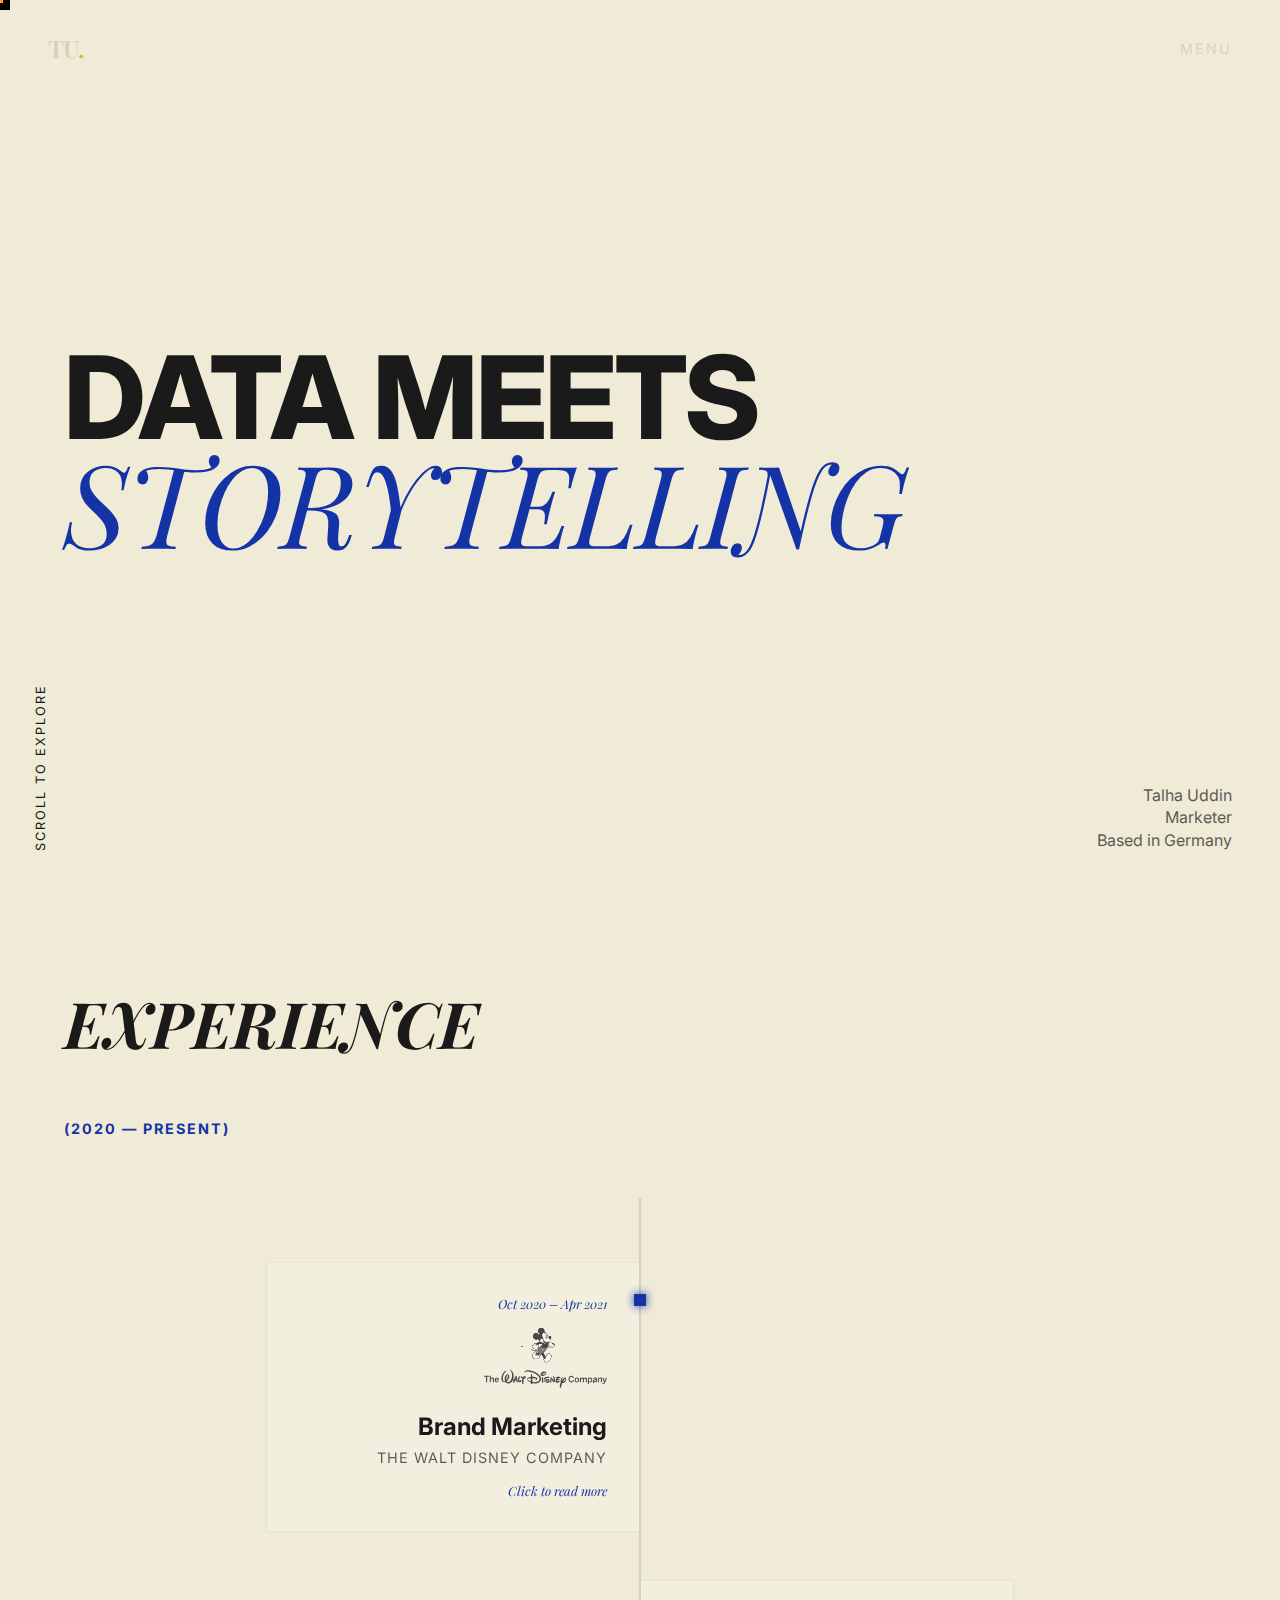
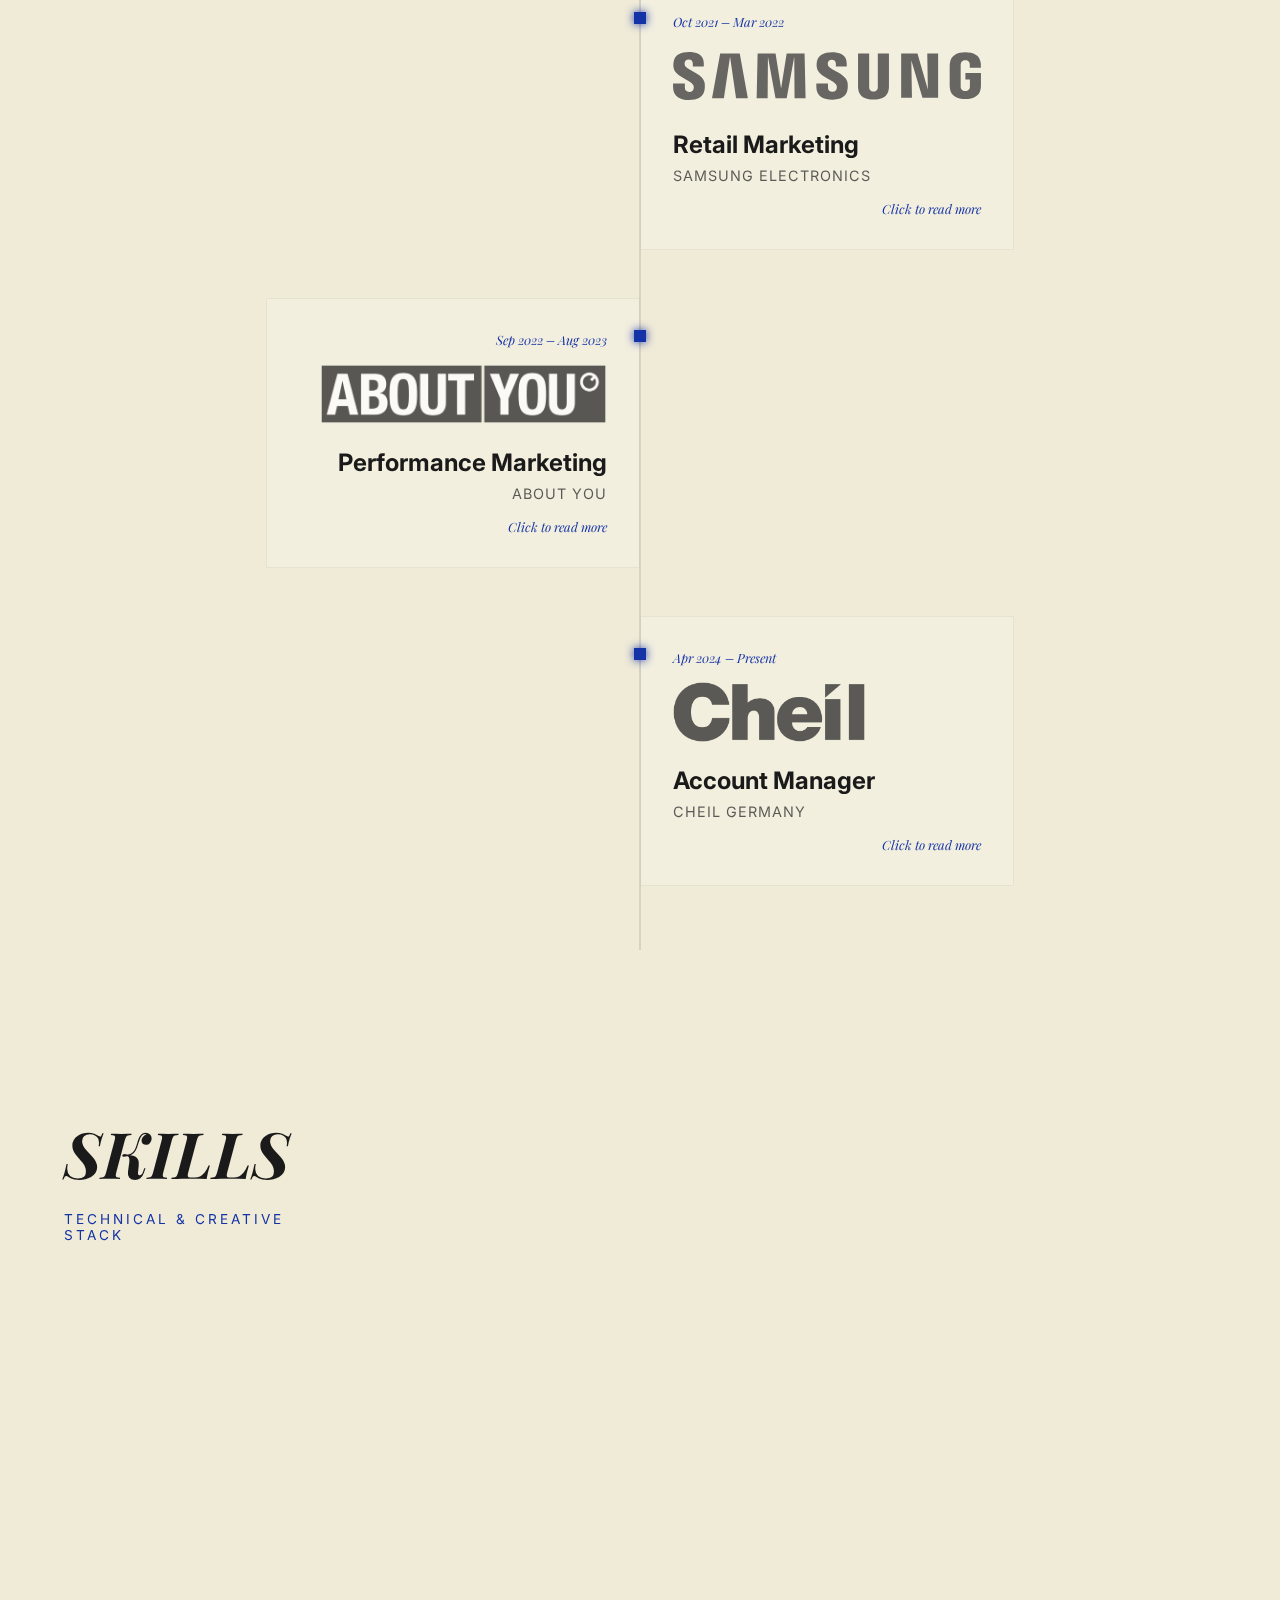
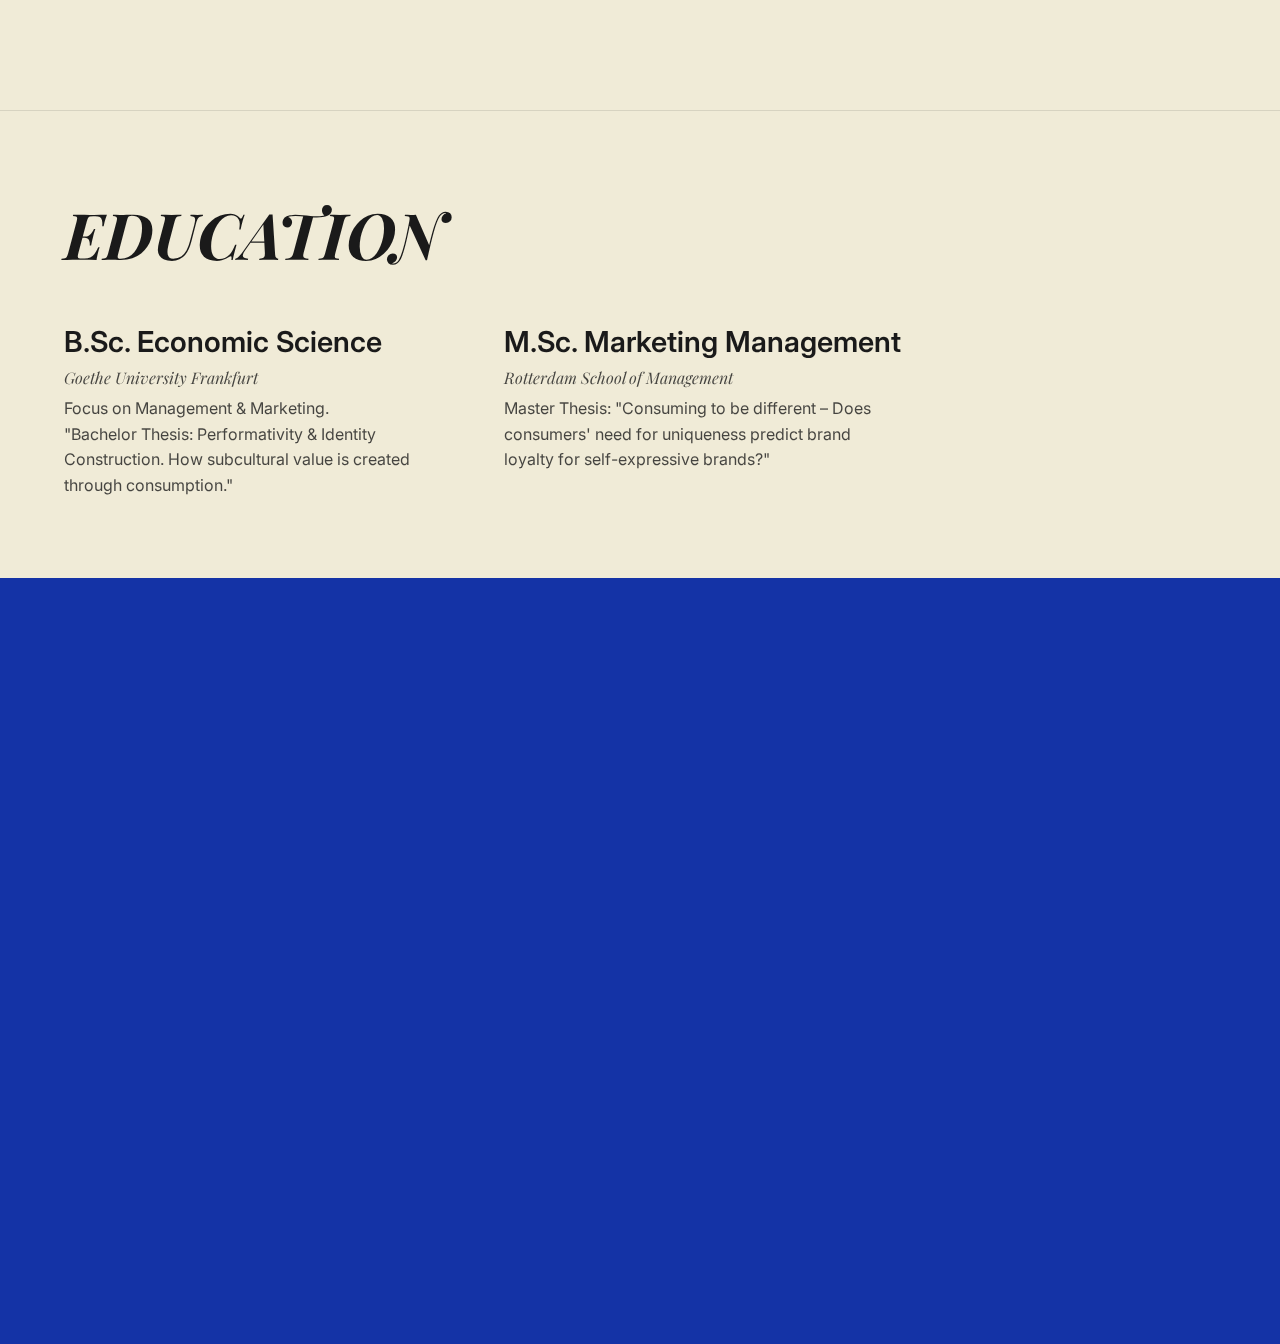
<file: index.html>
<!DOCTYPE html>
<html lang="en">

<head>
    <meta charset="UTF-8">
    <meta name="viewport" content="width=device-width, initial-scale=1.0">
    <title>Talha Uddin | Creative Strategist</title>
    <link rel="preconnect" href="https://fonts.googleapis.com">
    <link rel="preconnect" href="https://fonts.gstatic.com" crossorigin>
    <link
        href="https://fonts.googleapis.com/css2?family=Inter:wght@300;400;600&family=Playfair+Display:ital,wght@0,400;0,700;1,400&display=swap"
        rel="stylesheet">
    <link rel="stylesheet" href="style.css">
    <link rel="stylesheet" href="n8n-assets/index-BrPcZBSq.css">
</head>

<body>
    <div class="cursor" id="cursor"></div>
    <div class="noise-overlay"></div>

    <nav class="navbar">
        <div class="logo">TU<span class="dot">.</span></div>
        <div class="menu-btn">MENU</div>
    </nav>

    <div class="scroll-container">

        <!-- Hero Section -->
        <section class="hero-section" id="hero">
            <div class="hero-text">
                <h1 class="reveal-text">DATA MEETS</h1>
                <h1 class="reveal-text italic">STORYTELLING</h1>
            </div>
            <div class="hero-sub">
                <p>Talha Uddin</p>
                <p>Marketer</p>
                <p>Based in Germany</p>
            </div>
            <div class="scroll-indicator">SCROLL TO EXPLORE</div>
        </section>

        <!-- Experience Timeline -->
        <section class="work-section" id="work">
            <div class="work-header">
                <h2>EXPERIENCE<br><span class="header-subtitle">(2020 — Present)</span></h2>
            </div>

            <div class="timeline-container">
                <div class="timeline-line"></div>

                <!-- Timeline Item 1: Disney -->
                <div class="timeline-item" data-id="disney">
                    <div class="timeline-marker"></div>
                    <div class="timeline-content">
                        <div class="timeline-date">Oct 2020 – Apr 2021</div>
                        <div class="timeline-logo-wrapper">
                            <img src="refs/logos/The_Walt_Disney_Company_Logo.svg" alt="Disney"
                                class="timeline-logo">
                        </div>
                        <h3>Brand Marketing</h3>
                        <p class="company">The Walt Disney Company</p>
                        <div class="read-more-note">Click to read more</div>
                    </div>
                </div>

                <!-- Timeline Item 2: Samsung -->
                <div class="timeline-item" data-id="samsung">
                    <div class="timeline-marker"></div>
                    <div class="timeline-content">
                        <div class="timeline-date">Oct 2021 – Mar 2022</div>
                        <div class="timeline-logo-wrapper">
                            <img src="refs/logos/Samsung_wordmark.svg" alt="Samsung" class="timeline-logo">
                        </div>
                        <h3>Retail Marketing</h3>
                        <p class="company">Samsung Electronics</p>
                        <div class="read-more-note">Click to read more</div>
                    </div>
                </div>

                <!-- Timeline Item 3: About You -->
                <div class="timeline-item" data-id="aboutyou">
                    <div class="timeline-marker"></div>
                    <div class="timeline-content">
                        <div class="timeline-date">Sep 2022 – Aug 2023</div>
                        <div class="timeline-logo-wrapper">
                            <img src="refs/logos/About_You_logo.svg.png" alt="About You" class="timeline-logo">
                        </div>
                        <h3>Performance Marketing</h3>
                        <p class="company">About You</p>
                        <div class="read-more-note">Click to read more</div>
                    </div>
                </div>

                <!-- Timeline Item 4: Cheil -->
                <div class="timeline-item" data-id="cheil">
                    <div class="timeline-marker"></div>
                    <div class="timeline-content">
                        <div class="timeline-date">Apr 2024 – Present</div>
                        <div class="timeline-logo-wrapper">
                            <img src="refs/logos/Cheil_Worldwide_logo.svg.png" alt="Cheil" class="timeline-logo">
                        </div>
                        <h3>Account Manager</h3>
                        <p class="company">Cheil Germany</p>
                        <div class="read-more-note">Click to read more</div>
                    </div>
                </div>
            </div>
        </section>

        <!-- Skills Section -->
        <section class="skills-section" id="skills">
            <div class="skills-header">
                <h2>SKILLS</h2>
                <p class="header-subtitle">TECHNICAL & CREATIVE STACK</p>
            </div>
            <div class="skills-grid">
                <!-- Skill 1: N8n -->
                <div class="skill-card" data-id="n8n">
                    <div class="skill-card-header">
                        <div class="skill-icon">
                            <img src="refs/logos/N8n-logo-new.svg.png" alt="n8n">
                        </div>
                        <div class="skill-card-title-group">
                            <h3>n8n Automation</h3>
                            <p>AI Agents & Workflows</p>
                        </div>
                    </div>
                    <div class="skill-card-content">
                        <p>One of the most impactful skill sets I developed is building automated workflows and AI-powered tools using n8n, Python, and LLM-based agents. What started as a personal interest quickly turned into practical systems that solve real marketing problems.</p>
                        <p>A core project was the creation of an automated research and outreach engine. Using n8n and an LLM-based agent, I built a workflow that could analyze any lead, gather relevant public data, extract key context, and generate a fully personalized outreach message tailored to that individual. Instead of sending generic cold emails, the system produced outreach that felt human, informed, and specific — dramatically increasing the quality of lead interactions.</p>
                        <p>I first built this system for my own use, but later adapted a version for a friend in the insurance industry, where highly personalized outreach is essential. The workflow automatically researched each insurance lead, identified their needs and background, and drafted a compelling, natural-sounding email that my friend could send with minimal editing. Seeing how much time this saved — and how much more thoughtful and effective the communication became — showed me how powerful AI-assisted marketing operations can be in practice.</p>
                        <p>This project taught me how to structure complex automation chains, design reliable workflows, and combine creativity with technical precision. More importantly, it sparked my interest in building AI tools that make marketing more efficient, more personal, and more human at scale.</p>
                        <div id="n8n-modal-container" style="height: 400px; width: 100%; margin-top: 20px; overflow: hidden;"></div>
                    </div>
                </div>

                <!-- Skill 2: LangChain -->
                <div class="skill-card" data-id="langchain">
                    <div class="skill-card-header">
                        <div class="skill-icon">
                            <img src="refs/logos/LangChain_Logo.svg.png" alt="LangChain">
                        </div>
                        <div class="skill-card-title-group">
                            <h3>Cursor / LangChain</h3>
                            <p>LLM Applications</p>
                        </div>
                    </div>
                    <div class="skill-card-content">
                        <p>Alongside my operational work, I've increasingly focused on building AI-powered tools that give brands deeper insight into how they appear across modern digital ecosystems. One of my key projects was the development of a first-version AEO Audit Tool — a system designed to track brand mentions, visibility, and sentiment across major LLM platforms. As large language models become a primary interface for information retrieval, understanding how a brand is represented inside them is becoming just as important as traditional SEO.</p>
                        <p>The tool aggregates responses from different LLMs, analyzes tone and sentiment, identifies inconsistencies, and highlights opportunities to improve brand presence in AI-driven environments. This project helped me understand how rapidly the information landscape is shifting — and how brands need new forms of monitoring to stay visible and consistent.</p>
                        <p>Building on this, I started developing a Customer Simulation Engine: an AI system that predicts how different user segments might react to specific ad concepts, messages, or creative directions. The goal is to allow marketers to test ideas before they go live — using simulated "customer agents" that behave according to psychological, demographic, and contextual cues. While early in development, it has already shown that AI can provide meaningful directional insights long before media spend is involved.</p>
                        <p>Both tools reflect my interest in designing systems that sit at the intersection of marketing strategy, data, and AI. They've allowed me to think beyond execution and explore how new technologies can give brands a more accurate, dynamic understanding of how they are perceived — and how they can communicate more effectively.</p>
                        <img src="refs/langchain.png" alt="LangChain persona insights">
                    </div>
                </div>

                <!-- Skill 3: Web Design -->
                <div class="skill-card" data-id="webdesign">
                    <div class="skill-card-header">
                        <div class="skill-icon">
                            <img src="refs/logos/cursor-.png" alt="Cursor">
                        </div>
                        <div class="skill-card-title-group">
                            <h3>Web Design</h3>
                            <p>UX & Frontend</p>
                        </div>
                    </div>
                    <div class="skill-card-content">
                        <p>In addition to my marketing and automation work, I've developed practical skills in web design, UX thinking, and the creation of domain-specific chatbots using Retrieval-Augmented Generation (RAG). These projects grew out of real needs from people around me and showed me how powerful technical tools become when they solve concrete problems.</p>
                        <p>For a friend working in the insurance industry, I designed and built an entire company website, including structure, content, and front-end implementation. The goal was to create a clean, trustworthy online presence that communicated complex insurance offerings in a simple and customer-friendly way. This project taught me how to translate business goals into design decisions — from layout and hierarchy to tone and visual identity.</p>
                        <p>Alongside the website, I built a custom RAG-based chatbot that could answer domain-specific insurance questions. The chatbot uses curated documents, internal guidelines, and product information as its knowledge base, allowing it to respond with accurate, context-relevant answers instead of generic AI responses. It serves as both a customer-facing assistant and an internal tool for quick information access.</p>
                        <p>Working on these projects helped me understand the full stack of digital product creation — from designing the surface to building the intelligence behind it. More importantly, they showed me how web and AI technology can make complex services more accessible, responsive, and user-centered.</p>
                        <img src="assets/langchain_screenshot.png" alt="Web Design Project Screenshot">
                    </div>
                </div>
            </div>
        </section>

        <!-- Popup Modal -->
        <div class="modal-overlay" id="modal-overlay">
            <div class="modal-content">
                <button class="modal-close">&times;</button>
                <div class="modal-body" id="modal-body">
                    <!-- Content injected via JS -->
                </div>
            </div>
        </div>

        <!-- Education (Keep as is, just minor cleanup if needed) -->
        <section class="details-section" id="details">
            <div class="work-header">
                <h2>EDUCATION</h2>
            </div>
            <div class="details-grid">
                <div class="col">
                    <ul class="list-items">
                        <li>
                            <span class="title">B.Sc. Economic Science</span>
                            <span class="meta">Goethe University Frankfurt</span>
                            <span class="description">Focus on Management & Marketing. <br> "Bachelor Thesis: Performativity &amp; Identity Construction. How subcultural value is created through consumption."</span>
                        </li>
                    </ul>
                </div>
                <div class="col">
                    <ul class="list-items">
                        <li>
                            <span class="title">M.Sc. Marketing Management</span>
                            <span class="meta">Rotterdam School of Management</span>
                            <span class="description">Master Thesis: "Consuming to be different – Does consumers' need for uniqueness predict brand loyalty for self-expressive brands?"</span>
                        </li>
                    </ul>
                </div>
            </div>
        </section>

        <!-- Footer -->
        <footer class="footer" id="contact">
            <div class="footer-content">
                <h2>LET'S BUILD<br>THE FUTURE.</h2>
                <div class="contact-links">
                    <a href="mailto:talhauddin@outlook.de" class="hover-link">talhauddin@outlook.de</a>
                    <a href="tel:+4915757141876" class="hover-link">+49 1575 7141876</a>
                </div>
                <div class="footer-meta">
                    <span>© 2025 Talha Uddin</span>
                </div>
            </div>
        </footer>

    </div>



    <script src="script.js"></script>
    <script src="workflow.js"></script>
</body>

</html>
</file>
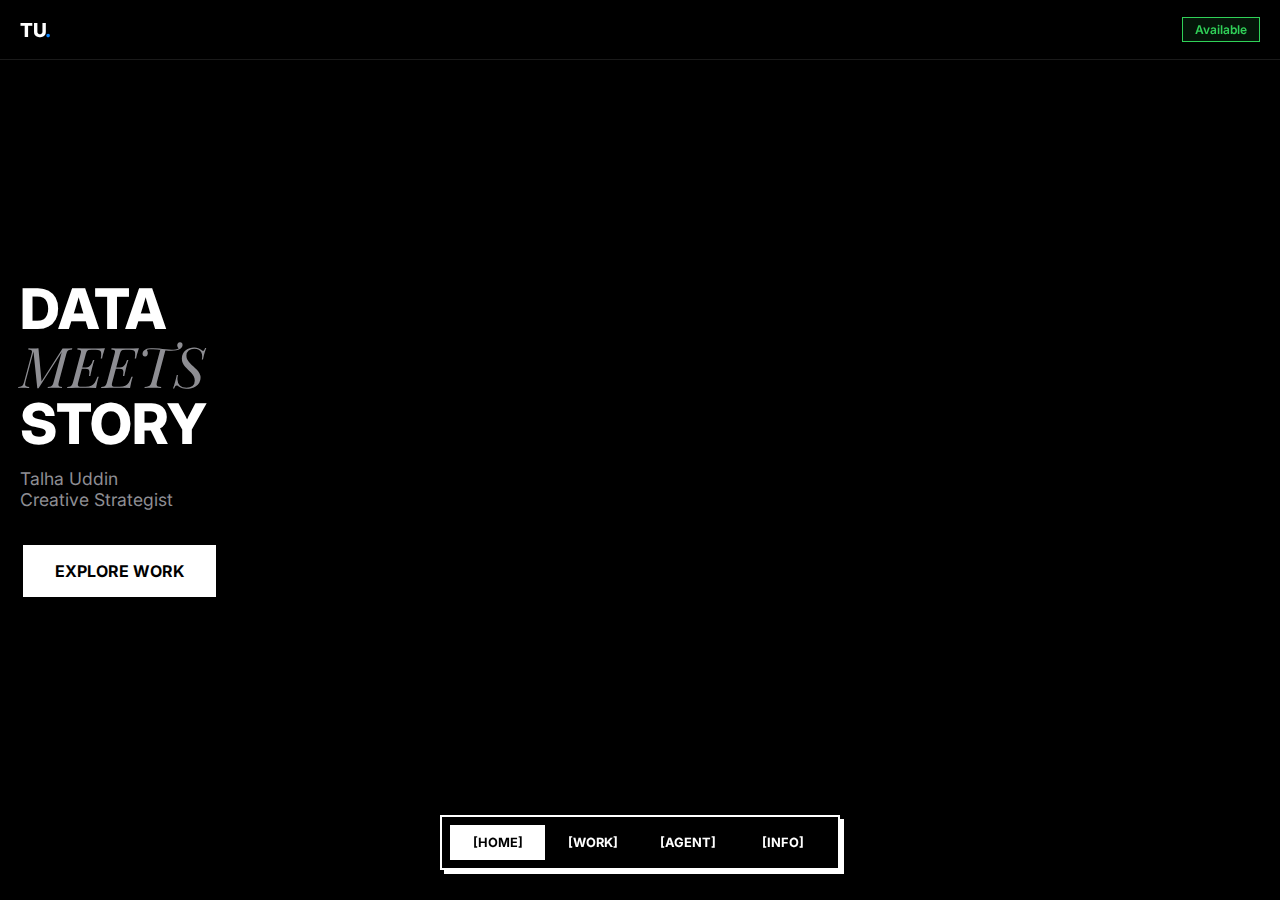
<file: mobile.html>
<!DOCTYPE html>
<html lang="en">

<head>
    <meta charset="UTF-8">
    <meta name="viewport"
        content="width=device-width, initial-scale=1.0, maximum-scale=1.0, user-scalable=no, viewport-fit=cover">
    <meta name="apple-mobile-web-app-capable" content="yes">
    <meta name="apple-mobile-web-app-status-bar-style" content="black-translucent">
    <meta name="theme-color" content="#000000">
    <title>Talha Uddin | App</title>
    <link rel="preconnect" href="https://fonts.googleapis.com">
    <link rel="preconnect" href="https://fonts.gstatic.com" crossorigin>
    <link
        href="https://fonts.googleapis.com/css2?family=Inter:wght@300;400;600;800&family=Playfair+Display:ital,wght@0,400;0,700;1,400&display=swap"
        rel="stylesheet">
    <link rel="stylesheet" href="mobile.css">
    <link rel="stylesheet" href="n8n-assets/index-BrPcZBSq.css">
    <!-- Material Icons for Bottom Nav -->
    <link href="https://fonts.googleapis.com/icon?family=Material+Icons+Round" rel="stylesheet">
</head>

<body>

    <!-- App Header -->
    <header class="app-header">
        <div class="logo">TU<span class="dot">.</span></div>
        <div class="status-indicator">Available</div>
    </header>

    <!-- Main Content Area (Snap Scroll) -->
    <main class="app-content">

        <!-- Home / Hero -->
        <section id="home" class="app-section hero-section">
            <div class="hero-content">
                <h1 class="hero-title">DATA<br><span class="italic">MEETS</span><br>STORY</h1>
                <p class="hero-subtitle">Talha Uddin<br>Creative Strategist</p>
                <div class="cta-button" onclick="document.getElementById('work').scrollIntoView({behavior: 'smooth'})">
                    Explore Work</div>
            </div>
        </section>

        <!-- Work Carousel -->
        <section id="work" class="app-section work-section">
            <h2 class="section-title">Selected Work</h2>
            <div class="work-carousel">
                <div class="work-card">
                    <div class="card-image" style="background: #1a1a1a;"></div>
                    <div class="card-info">
                        <h3>The Growth Engine</h3>
                        <p>Marketing Manager</p>
                    </div>
                </div>
                <div class="work-card">
                    <div class="card-image" style="background: #333;"></div>
                    <div class="card-info">
                        <h3>The Flagship</h3>
                        <p>Disney Retail</p>
                    </div>
                </div>
                <div class="work-card">
                    <div class="card-image" style="background: #555;"></div>
                    <div class="card-info">
                        <h3>Princess Narrative</h3>
                        <p>Disney Campaign</p>
                    </div>
                </div>
            </div>
        </section>

        <!-- Agentic Workflow -->
        <section id="agent" class="app-section agent-section">
            <h2 class="section-title">Agentic Workflows</h2>
            <p class="section-desc">Interactive n8n Simulation</p>
            <div id="n8n-root" class="mobile-workflow-container"></div>
        </section>

        <!-- Contact / Profile -->
        <section id="contact" class="app-section contact-section">
            <h2 class="section-title">Profile</h2>
            <div class="profile-card">
                <div class="stat-row">
                    <div class="stat-item">
                        <span class="num">50%</span>
                        <span class="lbl">Growth</span>
                    </div>
                    <div class="stat-item">
                        <span class="num">3+</span>
                        <span class="lbl">Years</span>
                    </div>
                    <div class="stat-item">
                        <span class="num">6</span>
                        <span class="lbl">Langs</span>
                    </div>
                </div>
                <div class="contact-actions">
                    <a href="mailto:talhauddin@outlook.de" class="action-btn primary">Email Me</a>
                    <a href="tel:+4915757141876" class="action-btn secondary">Call Me</a>
                </div>
            </div>
        </section>

    </main>

    <!-- Command Dock (Neobrutalist) -->
    <nav class="command-dock">
        <div class="dock-container">
            <a href="#home" class="dock-btn active">[HOME]</a>
            <a href="#work" class="dock-btn">[WORK]</a>
            <a href="#agent" class="dock-btn">[AGENT]</a>
            <a href="#contact" class="dock-btn">[INFO]</a>
        </div>
    </nav>

    <script type="module" src="n8n-assets/index-TlvUXvTf.js"></script>
    <script>
        // Command Dock Logic
        const dockBtns = document.querySelectorAll('.dock-btn');
        const sections = document.querySelectorAll('.app-section');

        const observerOptions = {
            root: document.querySelector('.app-content'),
            threshold: 0.5
        };

        const observer = new IntersectionObserver((entries) => {
            entries.forEach(entry => {
                if (entry.isIntersecting) {
                    dockBtns.forEach(btn => {
                        btn.classList.remove('active');
                        if (btn.getAttribute('href').substring(1) === entry.target.id) {
                            btn.classList.add('active');
                        }
                    });
                }
            });
        }, observerOptions);

        sections.forEach(section => observer.observe(section));

        dockBtns.forEach(btn => {
            btn.addEventListener('click', (e) => {
                e.preventDefault();
                const targetId = btn.getAttribute('href').substring(1);
                document.getElementById(targetId).scrollIntoView({ behavior: 'smooth' });
            });
        });
    </script>
</body>

</html>
</file>
<file: style.css>
:root {
    --bg-color: #F0EBD7;
    --text-color: #1a1a1a;
    --accent-color: #1433A6;
    /* Neon Lime */
    --font-ui: 'Inter', sans-serif;
    --font-display: 'Playfair Display', serif;
}

* {
    margin: 0;
    padding: 0;
    box-sizing: border-box;
    cursor: none;
    /* Custom cursor everywhere */
}

body {
    background-color: var(--bg-color);
    color: var(--text-color);
    font-family: var(--font-ui);
    overflow-x: hidden;
    -webkit-font-smoothing: antialiased;
}

/* Noise Overlay */
.noise-overlay {
    position: fixed;
    top: 0;
    left: 0;
    width: 100%;
    height: 100%;
    background: url('[data-uri]');
    opacity: 0.05;
    pointer-events: none;
    z-index: 999;
}

/* Custom Cursor */
.cursor {
    position: fixed;
    width: 20px;
    height: 20px;
    background: black;
    transform: translate(-50%, -50%);
    pointer-events: none;
    mix-blend-mode: normal;
    z-index: 3000;
    transition: width 0.2s, height 0.2s, background-color 0.2s;
    display: flex;
    justify-content: center;
    align-items: center;
}

.cursor::after {
    content: '';
    width: 6px;
    height: 6px;
    background: orange;
}

body:hover .cursor {
    opacity: 1;
}

a:hover~.cursor,
.hover-link:hover~.cursor {
    width: 50px;
    height: 50px;
}

/* Navbar */
.navbar {
    position: fixed;
    top: 0;
    width: 100%;
    padding: 2rem 3rem;
    display: flex;
    justify-content: space-between;
    align-items: center;
    z-index: 100;
    mix-blend-mode: difference;
}

.logo {
    font-family: var(--font-display);
    font-size: 1.5rem;
    font-weight: 700;
    letter-spacing: -1px;
}

.dot {
    color: var(--accent-color);
}

.menu-btn {
    font-size: 0.9rem;
    text-transform: uppercase;
    letter-spacing: 2px;
}

/* Hero Section */
.hero-section {
    height: 100vh;
    display: flex;
    flex-direction: column;
    justify-content: center;
    padding: 0 5%;
    position: relative;
    border-bottom: 1px solid rgba(255, 255, 255, 0.1);
}

.hero-text h1 {
    font-family: var(--font-ui);
    font-size: 9vw;
    line-height: 0.9;
    text-transform: uppercase;
    font-weight: 800;
    letter-spacing: -0.02em;
}

.hero-text h1.italic {
    font-family: var(--font-display);
    font-style: italic;
    font-weight: 400;
    color: var(--accent-color);
}

.hero-sub {
    position: absolute;
    bottom: 3rem;
    right: 3rem;
    text-align: right;
    font-size: 1rem;
    line-height: 1.4;
    opacity: 0.7;
}

.scroll-indicator {
    position: absolute;
    bottom: 3rem;
    left: 3rem;
    font-size: 0.8rem;
    letter-spacing: 2px;
    transform: rotate(-90deg);
    transform-origin: left bottom;
}

/* Timeline Section */
.timeline-container {
    position: relative;
    padding: 4rem 0;
    display: grid;
    grid-template-columns: repeat(2, minmax(0, 1fr));
    column-gap: 0;
    row-gap: 3rem;
    align-items: start;
}

.timeline-line {
    position: absolute;
    top: 0;
    left: 50%;
    width: 2px;
    height: 100%;
    background: rgba(0, 0, 0, 0.1);
    z-index: 0;
    transform: translateX(-50%);
}

.timeline-item {
    position: relative;
    width: 65%;
    margin: 0;
    z-index: 1;
    transition: transform 0.3s ease;
    opacity: 1;
    filter: none;
}

.timeline-item:nth-child(2) {
    justify-self: end;
    text-align: right;
    grid-column: 1;
    grid-row: 1;
}

.timeline-item:nth-child(3) {
    justify-self: start;
    text-align: left;
    grid-column: 2;
    grid-row: 2;
}

.timeline-item:nth-child(4) {
    justify-self: end;
    text-align: right;
    grid-column: 1;
    grid-row: 3;
}

.timeline-item:nth-child(5) {
    justify-self: start;
    text-align: left;
    grid-column: 2;
    grid-row: 4;
}

.timeline-item:hover {
    transform: scale(1.02);
}

.timeline-marker {
    width: 12px;
    height: 12px;
    background: var(--accent-color);
    position: absolute;
    top: 2rem;
    z-index: 2;
    box-shadow: 0 0 10px var(--accent-color);
}

.timeline-item:nth-child(even) .timeline-marker {
    right: -6px;
    left: auto;
}

.timeline-item:nth-child(odd) .timeline-marker {
    left: -6px;
    right: auto;
}

.timeline-content {
    background: rgba(255, 255, 255, 0.2);
    padding: 2rem;
    border: 1px solid rgba(0, 0, 0, 0.05);
    transition: border-color 0.3s;
}

.read-more-note {
    font-size: 0.8rem;
    color: var(--accent-color);
    font-family: var(--font-display);
    font-style: italic;
    text-align: right;
    margin-top: 1rem;
}

.timeline-item:hover .timeline-content {
    border-color: var(--accent-color);
}

.timeline-date {
    font-size: 0.8rem;
    color: var(--accent-color);
    margin-bottom: 1rem;
    font-family: var(--font-display);
    font-style: italic;
}

.timeline-logo-wrapper {
    height: 60px;
    display: flex;
    align-items: center;
    margin-bottom: 1.5rem;
    /* Align logos based on text alignment */
}

.timeline-item:nth-child(even) .timeline-logo-wrapper {
    justify-content: flex-end;
}

.timeline-item:nth-child(odd) .timeline-logo-wrapper {
    justify-content: flex-start;
}

.timeline-logo {
    max-height: 100%;
    max-width: 100%;
    object-fit: contain;
    filter: grayscale(100%);
    opacity: 0.7;
    transition: filter 0.3s, opacity 0.3s;
    display: block;
    visibility: visible;
}

.timeline-item:hover .timeline-logo {
    filter: grayscale(0%);
    opacity: 1;
}

.timeline-content h3 {
    font-size: 1.5rem;
    margin-bottom: 0.5rem;
}

.timeline-content .company {
    font-size: 0.9rem;
    opacity: 0.7;
    text-transform: uppercase;
    letter-spacing: 1px;
}

/* Work Section (Horizontal) */
.work-section {
    padding: 5rem 5%;
    overflow: hidden;
}

.work-header {
    padding: 0;
    display: flex;
    justify-content: space-between;
    align-items: baseline;
    margin-bottom: 3rem;
}

.work-header h2 {
    font-size: 4rem;
    font-family: var(--font-display);
    font-style: italic;
}

.header-subtitle {
    font-size: 0.9rem;
    color: var(--accent-color);
    letter-spacing: 2px;
    text-transform: uppercase;
    font-style: normal;
    font-family: var(--font-ui);
}



/* Details Section */
.details-section {
    padding: 5rem 5%;
    border-top: 1px solid rgba(0, 0, 0, 0.1);
}

.details-grid {
    display: grid;
    grid-template-columns: auto 1fr;
    gap: 4rem;
    position: relative;
}

.details-section .col {
    padding: 0;
}

.details-section .col:first-child {
    max-width: 400px;
}

.details-section .col:last-child {
    position: absolute;
    left: 50vw;
    transform: translateX(-50%);
    width: 400px;
    max-width: 400px;
}

/* Education List - Horizontal */
.list-items {
    list-style: none;
    display: flex;
    flex-direction: column;
    gap: 2rem;
}

.list-items li {
    margin-bottom: 0;
    display: flex;
    flex-direction: column;
    gap: 0.5rem;
}

.list-items .title {
    font-size: 1.8rem;
    font-weight: 600;
}

.list-items .meta {
    font-size: 1rem;
    opacity: 0.8;
    font-style: italic;
    font-family: var(--font-display);
}

.list-items .description {
    font-size: 1rem;
    line-height: 1.6;
    color: rgba(26, 26, 26, 0.8);
}

/* Footer */
.footer {
    padding: 10rem 5%;
    background: var(--accent-color);
    color: #fff;
}

.footer-content h2 {
    font-size: 8vw;
    line-height: 0.9;
    font-weight: 800;
    margin-bottom: 4rem;
    letter-spacing: -0.02em;
}

.contact-links {
    display: flex;
    flex-direction: column;
    gap: 1rem;
    margin-bottom: 4rem;
}

.contact-links a {
    font-size: 2rem;
    color: var(--bg-color);
    text-decoration: none;
    font-weight: 600;
    border-bottom: 2px solid transparent;
    align-self: flex-start;
    transition: border-color 0.3s;
}

.contact-links a:hover {
    border-color: var(--bg-color);
}

.footer-meta {
    display: flex;
    justify-content: space-between;
    font-size: 0.9rem;
    font-weight: 600;
    text-transform: uppercase;
    border-top: 2px solid var(--bg-color);
    padding-top: 1rem;
}

/* Responsive */
@media (max-width: 768px) {
    .hero-text h1 {
        font-size: 15vw;
    }

    .manifesto-section {
        padding: 5rem 5%;
    }

    .big-text {
        font-size: 1.8rem;
    }

    .stats-row {
        flex-direction: column;
        gap: 2rem;
    }

    .work-header h2 {
        font-size: 2.5rem;
    }

    .details-grid {
        grid-template-columns: 1fr;
    }

    .footer-content h2 {
        font-size: 15vw;
    }

    .skills-section {
        grid-template-columns: 1fr;
        row-gap: 2rem;
    }

    .skills-header {
        position: static;
    }
}

/* Skills Section */
.skills-section {
    padding: 5rem 5%;
    background: transparent;
    display: grid;
    grid-template-columns: 260px minmax(0, 1fr);
    column-gap: 3.5rem;
    align-items: flex-start;
}

.skills-header {
    padding: 0;
    display: flex;
    flex-direction: column;
    gap: 1rem;
    position: sticky;
    top: 4rem;
}

.skills-header h2 {
    font-size: 4rem;
    font-family: var(--font-display);
    font-style: italic;
    margin: 0;
}

.skills-header .header-subtitle {
    color: var(--accent-color);
    letter-spacing: 3px;
    text-transform: uppercase;
    font-size: 0.85rem;
    white-space: normal;
}

.skills-grid {
    display: flex;
    gap: 2rem;
    align-items: stretch;
    position: relative;
    min-height: 520px;
    width: 100%;
    max-width: 1200px;
    margin: 0 auto;
    justify-content: center;
}

.skill-card {
    background: rgba(255, 255, 255, 0.05);
    border: 1px solid rgba(255, 255, 255, 0.1);
    overflow: hidden;
    cursor: pointer;
    transition: all 0.65s cubic-bezier(0.4, 0, 0.2, 1);
    flex: 0 0 260px;
    max-width: 260px;
    position: relative;
    display: flex;
    flex-direction: column;
}

.skill-card.expanded {
    flex: 0 0 60%;
    max-width: 60%;
    background: rgba(255, 255, 255, 0.08);
    border-color: var(--accent-color);
}

.skill-card-header {
    padding: 2rem;
    display: flex;
    flex-direction: column;
    align-items: center;
    text-align: center;
    transition: all 0.6s ease;
}

.skill-card.expanded .skill-card-header {
    flex-direction: row;
    text-align: left;
    align-items: flex-start;
    padding-bottom: 1.5rem;
    border-bottom: 1px solid rgba(255, 255, 255, 0.1);
}

.skill-icon {
    height: 110px;
    width: 110px;
    margin-bottom: 1.5rem;
    display: flex;
    align-items: center;
    justify-content: center;
    flex-shrink: 0;
    transition: all 0.6s ease;
}

.skill-card.expanded .skill-icon {
    height: 90px;
    width: 90px;
    margin-bottom: 0;
    margin-right: 1.5rem;
}

.skill-icon img {
    max-height: 100%;
    max-width: 100%;
    object-fit: contain;
    display: block;
    opacity: 1;
    visibility: visible;
}

.skill-card-title-group {
    flex: 1;
}

.skill-card h3 {
    font-size: 1.2rem;
    margin-bottom: 0.5rem;
}

.skill-card p {
    font-size: 0.9rem;
    opacity: 0.6;
}

.skill-card-content {
    padding: 0 2rem 2rem 2rem;
    opacity: 0;
    max-height: 0;
    overflow: hidden;
    transition: opacity 0.5s ease, max-height 0.65s ease;
}

.skill-card.expanded .skill-card-content {
    opacity: 1;
    max-height: 2000px;
    overflow-y: auto;
}

.skill-card-content p {
    line-height: 1.7;
    margin-bottom: 1.2rem;
    opacity: 0.85;
}

.skill-card-content img {
    width: 100%;
    margin-top: 1rem;
}

/* Modal */
.modal-overlay {
    position: fixed;
    top: 0;
    left: 0;
    width: 100%;
    height: 100%;
    background: rgba(0, 0, 0, 0.8);
    backdrop-filter: blur(5px);
    z-index: 2000;
    display: flex;
    justify-content: center;
    align-items: center;
    opacity: 0;
    pointer-events: none;
    transition: opacity 0.3s;
}

.modal-overlay.active {
    opacity: 1;
    pointer-events: auto;
}

.modal-content {
    background: #fff;
    width: 80vw;
    max-height: 85vh;
    overflow-y: auto;
    padding: 3rem;
    border: 1px solid var(--accent-color);
    position: relative;
    transform: translateY(20px);
    transition: transform 0.3s;
    color: #1a1a1a;
}

.modal-overlay.active .modal-content {
    transform: translateY(0);
}

.modal-close {
    position: absolute;
    top: 1rem;
    right: 1rem;
    background: none;
    border: none;
    color: #1a1a1a;
    font-size: 2rem;
    cursor: pointer;
    transition: color 0.3s;
}

.modal-close:hover {
    color: var(--accent-color);
}

.modal-body h2 {
    font-family: var(--font-display);
    font-size: 2rem;
    margin-bottom: 0.5rem;
    color: var(--accent-color);
}

.modal-body .role {
    font-size: 1.1rem;
    margin-bottom: 2rem;
    opacity: 0.8;
    text-transform: uppercase;
    letter-spacing: 1px;
}

.modal-body p {
    line-height: 1.6;
    margin-bottom: 1.5rem;
    color: #333;
}

#n8n-root {
    width: 100%;
    height: 100%;
    min-height: 400px;
    background: #f0f0f0;
    /* Light background for the flow */
}

/* Static Workflow Mockup */
.workflow-mockup {
    position: relative;
    width: 100%;
    height: 100%;
    background: #f0f0f0;
    overflow: hidden;
}

.workflow-lines {
    position: absolute;
    top: 0;
    left: 0;
    width: 100%;
    height: 100%;
    z-index: 0;
}

.wf-node {
    position: absolute;
    padding: 10px;
    border-width: 1px;
    border-style: solid;
    text-align: center;
    font-size: 12px;
    width: 140px;
    z-index: 1;
    box-shadow: 0 2px 5px rgba(0, 0, 0, 0.1);
    color: #333;
    font-family: sans-serif;
    display: flex;
    flex-direction: column;
    justify-content: center;
    align-items: center;
}
</file>
<file: n8n-assets/index-BrPcZBSq.css>
#n8n-root{background-color:#242424;width:100%;height:600px;position:relative;overflow:hidden}.custom-node{color:#fff;cursor:pointer;background:#2d2d2d;border:3px solid #555;align-items:center;width:180px;padding:0;transition:transform .1s,box-shadow .1s;display:flex;overflow:hidden;box-shadow:4px 4px #000}.custom-node:hover{transform:translate(-2px,-2px);box-shadow:6px 6px #000;border-color:#fff!important}.node-content{align-items:center;width:100%;display:flex}.node-icon{color:#fff;justify-content:center;align-items:center;width:40px;height:50px;margin-right:10px;font-size:20px;display:flex}.node-details{flex-direction:column;padding:8px 0;display:flex}.node-title{font-size:14px;font-weight:600}.node-subtitle{color:#aaa;font-size:10px}.handle{background:#777;width:8px;height:8px}.react-flow{--xy-edge-stroke-default:#b1b1b7;--xy-edge-stroke-width-default:1;--xy-edge-stroke-selected-default:#555;--xy-connectionline-stroke-default:#b1b1b7;--xy-connectionline-stroke-width-default:1;--xy-attribution-background-color-default:#ffffff80;--xy-minimap-background-color-default:#fff;--xy-minimap-mask-background-color-default:#f0f0f099;--xy-minimap-mask-stroke-color-default:transparent;--xy-minimap-mask-stroke-width-default:1;--xy-minimap-node-background-color-default:#e2e2e2;--xy-minimap-node-stroke-color-default:transparent;--xy-minimap-node-stroke-width-default:2;--xy-background-color-default:transparent;--xy-background-pattern-dots-color-default:#91919a;--xy-background-pattern-lines-color-default:#eee;--xy-background-pattern-cross-color-default:#e2e2e2;background-color:var(--xy-background-color,var(--xy-background-color-default));--xy-node-color-default:inherit;--xy-node-border-default:1px solid #1a192b;--xy-node-background-color-default:#fff;--xy-node-group-background-color-default:#f0f0f040;--xy-node-boxshadow-hover-default:0 1px 4px 1px #00000014;--xy-node-boxshadow-selected-default:0 0 0 .5px #1a192b;--xy-node-border-radius-default:3px;--xy-handle-background-color-default:#1a192b;--xy-handle-border-color-default:#fff;--xy-selection-background-color-default:#0059dc14;--xy-selection-border-default:1px dotted #0059dccc;--xy-controls-button-background-color-default:#fefefe;--xy-controls-button-background-color-hover-default:#f4f4f4;--xy-controls-button-color-default:inherit;--xy-controls-button-color-hover-default:inherit;--xy-controls-button-border-color-default:#eee;--xy-controls-box-shadow-default:0 0 2px 1px #00000014;--xy-edge-label-background-color-default:#fff;--xy-edge-label-color-default:inherit;--xy-resize-background-color-default:#3367d9;direction:ltr}.react-flow.dark{--xy-edge-stroke-default:#3e3e3e;--xy-edge-stroke-width-default:1;--xy-edge-stroke-selected-default:#727272;--xy-connectionline-stroke-default:#b1b1b7;--xy-connectionline-stroke-width-default:1;--xy-attribution-background-color-default:#96969640;--xy-minimap-background-color-default:#141414;--xy-minimap-mask-background-color-default:#3c3c3c99;--xy-minimap-mask-stroke-color-default:transparent;--xy-minimap-mask-stroke-width-default:1;--xy-minimap-node-background-color-default:#2b2b2b;--xy-minimap-node-stroke-color-default:transparent;--xy-minimap-node-stroke-width-default:2;--xy-background-color-default:#141414;--xy-background-pattern-dots-color-default:#777;--xy-background-pattern-lines-color-default:#777;--xy-background-pattern-cross-color-default:#777;--xy-node-color-default:#f8f8f8;--xy-node-border-default:1px solid #3c3c3c;--xy-node-background-color-default:#1e1e1e;--xy-node-group-background-color-default:#f0f0f040;--xy-node-boxshadow-hover-default:0 1px 4px 1px #ffffff14;--xy-node-boxshadow-selected-default:0 0 0 .5px #999;--xy-handle-background-color-default:#bebebe;--xy-handle-border-color-default:#1e1e1e;--xy-selection-background-color-default:#c8c8dc14;--xy-selection-border-default:1px dotted #c8c8dccc;--xy-controls-button-background-color-default:#2b2b2b;--xy-controls-button-background-color-hover-default:#3e3e3e;--xy-controls-button-color-default:#f8f8f8;--xy-controls-button-color-hover-default:#fff;--xy-controls-button-border-color-default:#5b5b5b;--xy-controls-box-shadow-default:0 0 2px 1px #00000014;--xy-edge-label-background-color-default:#141414;--xy-edge-label-color-default:#f8f8f8}.react-flow__background{background-color:var(--xy-background-color-props,var(--xy-background-color,var(--xy-background-color-default)));pointer-events:none;z-index:-1}.react-flow__container{width:100%;height:100%;position:absolute;top:0;left:0}.react-flow__pane{z-index:1}.react-flow__pane.draggable{cursor:grab}.react-flow__pane.dragging{cursor:grabbing}.react-flow__pane.selection{cursor:pointer}.react-flow__viewport{transform-origin:0 0;z-index:2;pointer-events:none}.react-flow__renderer{z-index:4}.react-flow__selection{z-index:6}.react-flow__nodesselection-rect:focus,.react-flow__nodesselection-rect:focus-visible{outline:none}.react-flow__edge-path{stroke:var(--xy-edge-stroke,var(--xy-edge-stroke-default));stroke-width:var(--xy-edge-stroke-width,var(--xy-edge-stroke-width-default));fill:none}.react-flow__connection-path{stroke:var(--xy-connectionline-stroke,var(--xy-connectionline-stroke-default));stroke-width:var(--xy-connectionline-stroke-width,var(--xy-connectionline-stroke-width-default));fill:none}.react-flow .react-flow__edges{position:absolute}.react-flow .react-flow__edges svg{pointer-events:none;position:absolute;overflow:visible}.react-flow__edge{pointer-events:visibleStroke}.react-flow__edge.selectable{cursor:pointer}.react-flow__edge.animated path{stroke-dasharray:5;animation:.5s linear infinite dashdraw}.react-flow__edge.animated path.react-flow__edge-interaction{stroke-dasharray:none;animation:none}.react-flow__edge.inactive{pointer-events:none}.react-flow__edge.selected,.react-flow__edge:focus,.react-flow__edge:focus-visible{outline:none}.react-flow__edge.selected .react-flow__edge-path,.react-flow__edge.selectable:focus .react-flow__edge-path,.react-flow__edge.selectable:focus-visible .react-flow__edge-path{stroke:var(--xy-edge-stroke-selected,var(--xy-edge-stroke-selected-default))}.react-flow__edge-textwrapper{pointer-events:all}.react-flow__edge .react-flow__edge-text{pointer-events:none;-webkit-user-select:none;user-select:none}.react-flow__arrowhead polyline{stroke:var(--xy-edge-stroke,var(--xy-edge-stroke-default))}.react-flow__arrowhead polyline.arrowclosed{fill:var(--xy-edge-stroke,var(--xy-edge-stroke-default))}.react-flow__connection{pointer-events:none}.react-flow__connection .animated{stroke-dasharray:5;animation:.5s linear infinite dashdraw}svg.react-flow__connectionline{z-index:1001;position:absolute;overflow:visible}.react-flow__nodes{pointer-events:none;transform-origin:0 0}.react-flow__node{-webkit-user-select:none;user-select:none;pointer-events:all;transform-origin:0 0;box-sizing:border-box;cursor:default;position:absolute}.react-flow__node.selectable{cursor:pointer}.react-flow__node.draggable{cursor:grab;pointer-events:all}.react-flow__node.draggable.dragging{cursor:grabbing}.react-flow__nodesselection{z-index:3;transform-origin:0 0;pointer-events:none}.react-flow__nodesselection-rect{pointer-events:all;cursor:grab;position:absolute}.react-flow__handle{pointer-events:none;background-color:var(--xy-handle-background-color,var(--xy-handle-background-color-default));border:1px solid var(--xy-handle-border-color,var(--xy-handle-border-color-default));border-radius:100%;width:6px;min-width:5px;height:6px;min-height:5px;position:absolute}.react-flow__handle.connectingfrom{pointer-events:all}.react-flow__handle.connectionindicator{pointer-events:all;cursor:crosshair}.react-flow__handle-bottom{top:auto;bottom:0;left:50%;transform:translate(-50%,50%)}.react-flow__handle-top{top:0;left:50%;transform:translate(-50%,-50%)}.react-flow__handle-left{top:50%;left:0;transform:translate(-50%,-50%)}.react-flow__handle-right{top:50%;right:0;transform:translate(50%,-50%)}.react-flow__edgeupdater{cursor:move;pointer-events:all}.react-flow__pane.selection .react-flow__panel{pointer-events:none}.react-flow__panel{z-index:5;margin:15px;position:absolute}.react-flow__panel.top{top:0}.react-flow__panel.bottom{bottom:0}.react-flow__panel.top.center,.react-flow__panel.bottom.center{left:50%;transform:translate(-15px)translate(-50%)}.react-flow__panel.left{left:0}.react-flow__panel.right{right:0}.react-flow__panel.left.center,.react-flow__panel.right.center{top:50%;transform:translateY(-15px)translateY(-50%)}.react-flow__attribution{background:var(--xy-attribution-background-color,var(--xy-attribution-background-color-default));margin:0;padding:2px 3px;font-size:10px}.react-flow__attribution a{color:#999;text-decoration:none}@keyframes dashdraw{0%{stroke-dashoffset:10px}}.react-flow__edgelabel-renderer{pointer-events:none;-webkit-user-select:none;user-select:none;width:100%;height:100%;position:absolute;top:0;left:0}.react-flow__viewport-portal{-webkit-user-select:none;user-select:none;width:100%;height:100%;position:absolute;top:0;left:0}.react-flow__minimap{background:var(--xy-minimap-background-color-props,var(--xy-minimap-background-color,var(--xy-minimap-background-color-default)))}.react-flow__minimap-svg{display:block}.react-flow__minimap-mask{fill:var(--xy-minimap-mask-background-color-props,var(--xy-minimap-mask-background-color,var(--xy-minimap-mask-background-color-default)));stroke:var(--xy-minimap-mask-stroke-color-props,var(--xy-minimap-mask-stroke-color,var(--xy-minimap-mask-stroke-color-default)));stroke-width:var(--xy-minimap-mask-stroke-width-props,var(--xy-minimap-mask-stroke-width,var(--xy-minimap-mask-stroke-width-default)))}.react-flow__minimap-node{fill:var(--xy-minimap-node-background-color-props,var(--xy-minimap-node-background-color,var(--xy-minimap-node-background-color-default)));stroke:var(--xy-minimap-node-stroke-color-props,var(--xy-minimap-node-stroke-color,var(--xy-minimap-node-stroke-color-default)));stroke-width:var(--xy-minimap-node-stroke-width-props,var(--xy-minimap-node-stroke-width,var(--xy-minimap-node-stroke-width-default)))}.react-flow__background-pattern.dots{fill:var(--xy-background-pattern-color-props,var(--xy-background-pattern-color,var(--xy-background-pattern-dots-color-default)))}.react-flow__background-pattern.lines{stroke:var(--xy-background-pattern-color-props,var(--xy-background-pattern-color,var(--xy-background-pattern-lines-color-default)))}.react-flow__background-pattern.cross{stroke:var(--xy-background-pattern-color-props,var(--xy-background-pattern-color,var(--xy-background-pattern-cross-color-default)))}.react-flow__controls{box-shadow:var(--xy-controls-box-shadow,var(--xy-controls-box-shadow-default));flex-direction:column;display:flex}.react-flow__controls.horizontal{flex-direction:row}.react-flow__controls-button{background:var(--xy-controls-button-background-color,var(--xy-controls-button-background-color-default));border:none;border-bottom:1px solid var(--xy-controls-button-border-color-props,var(--xy-controls-button-border-color,var(--xy-controls-button-border-color-default)));width:26px;height:26px;color:var(--xy-controls-button-color-props,var(--xy-controls-button-color,var(--xy-controls-button-color-default)));cursor:pointer;-webkit-user-select:none;user-select:none;justify-content:center;align-items:center;padding:4px;display:flex}.react-flow__controls-button svg{fill:currentColor;width:100%;max-width:12px;max-height:12px}.react-flow__edge.updating .react-flow__edge-path{stroke:#777}.react-flow__edge-text{font-size:10px}.react-flow__node.selectable:focus,.react-flow__node.selectable:focus-visible{outline:none}.react-flow__node-input,.react-flow__node-default,.react-flow__node-output,.react-flow__node-group{border-radius:var(--xy-node-border-radius,var(--xy-node-border-radius-default));width:150px;color:var(--xy-node-color,var(--xy-node-color-default));text-align:center;border:var(--xy-node-border,var(--xy-node-border-default));background-color:var(--xy-node-background-color,var(--xy-node-background-color-default));padding:10px;font-size:12px}.react-flow__node-input.selectable:hover,.react-flow__node-default.selectable:hover,.react-flow__node-output.selectable:hover,.react-flow__node-group.selectable:hover{box-shadow:var(--xy-node-boxshadow-hover,var(--xy-node-boxshadow-hover-default))}.react-flow__node-input.selectable.selected,.react-flow__node-input.selectable:focus,.react-flow__node-input.selectable:focus-visible,.react-flow__node-default.selectable.selected,.react-flow__node-default.selectable:focus,.react-flow__node-default.selectable:focus-visible,.react-flow__node-output.selectable.selected,.react-flow__node-output.selectable:focus,.react-flow__node-output.selectable:focus-visible,.react-flow__node-group.selectable.selected,.react-flow__node-group.selectable:focus,.react-flow__node-group.selectable:focus-visible{box-shadow:var(--xy-node-boxshadow-selected,var(--xy-node-boxshadow-selected-default))}.react-flow__node-group{background-color:var(--xy-node-group-background-color,var(--xy-node-group-background-color-default))}.react-flow__nodesselection-rect,.react-flow__selection{background:var(--xy-selection-background-color,var(--xy-selection-background-color-default));border:var(--xy-selection-border,var(--xy-selection-border-default))}.react-flow__nodesselection-rect:focus,.react-flow__nodesselection-rect:focus-visible,.react-flow__selection:focus,.react-flow__selection:focus-visible{outline:none}.react-flow__controls-button:hover{background:var(--xy-controls-button-background-color-hover-props,var(--xy-controls-button-background-color-hover,var(--xy-controls-button-background-color-hover-default)));color:var(--xy-controls-button-color-hover-props,var(--xy-controls-button-color-hover,var(--xy-controls-button-color-hover-default)))}.react-flow__controls-button:disabled{pointer-events:none}.react-flow__controls-button:disabled svg{fill-opacity:.4}.react-flow__controls-button:last-child{border-bottom:none}.react-flow__controls.horizontal .react-flow__controls-button{border-bottom:none;border-right:1px solid var(--xy-controls-button-border-color-props,var(--xy-controls-button-border-color,var(--xy-controls-button-border-color-default)))}.react-flow__controls.horizontal .react-flow__controls-button:last-child{border-right:none}.react-flow__resize-control{position:absolute}.react-flow__resize-control.left,.react-flow__resize-control.right{cursor:ew-resize}.react-flow__resize-control.top,.react-flow__resize-control.bottom{cursor:ns-resize}.react-flow__resize-control.top.left,.react-flow__resize-control.bottom.right{cursor:nwse-resize}.react-flow__resize-control.bottom.left,.react-flow__resize-control.top.right{cursor:nesw-resize}.react-flow__resize-control.handle{background-color:var(--xy-resize-background-color,var(--xy-resize-background-color-default));border:1px solid #fff;border-radius:1px;width:5px;height:5px;translate:-50% -50%}.react-flow__resize-control.handle.left{top:50%;left:0}.react-flow__resize-control.handle.right{top:50%;left:100%}.react-flow__resize-control.handle.top{top:0;left:50%}.react-flow__resize-control.handle.bottom{top:100%;left:50%}.react-flow__resize-control.handle.top.left,.react-flow__resize-control.handle.bottom.left{left:0}.react-flow__resize-control.handle.top.right,.react-flow__resize-control.handle.bottom.right{left:100%}.react-flow__resize-control.line{border-color:var(--xy-resize-background-color,var(--xy-resize-background-color-default));border-style:solid;border-width:0}.react-flow__resize-control.line.left,.react-flow__resize-control.line.right{width:1px;height:100%;top:0;transform:translate(-50%)}.react-flow__resize-control.line.left{border-left-width:1px;left:0}.react-flow__resize-control.line.right{border-right-width:1px;left:100%}.react-flow__resize-control.line.top,.react-flow__resize-control.line.bottom{width:100%;height:1px;left:0;transform:translateY(-50%)}.react-flow__resize-control.line.top{border-top-width:1px;top:0}.react-flow__resize-control.line.bottom{border-bottom-width:1px;top:100%}.react-flow__edge-textbg{fill:var(--xy-edge-label-background-color,var(--xy-edge-label-background-color-default))}.react-flow__edge-text{fill:var(--xy-edge-label-color,var(--xy-edge-label-color-default))}
</file>
<file: mobile.css>
:root {
    --bg-color: #000000;
    --card-bg: #1c1c1e;
    --accent: #ffffff;
    --text-sec: #8e8e93;
    --primary: #0a84ff;
    --nav-height: 80px;
    /* Increased for better touch targets and safe area */
    --header-height: 60px;
}

* {
    box-sizing: border-box;
    margin: 0;
    padding: 0;
    -webkit-tap-highlight-color: transparent;
}

body {
    font-family: 'Inter', -apple-system, BlinkMacSystemFont, sans-serif;
    background-color: var(--bg-color);
    color: var(--accent);
    height: 100vh;
    overflow: hidden;
    /* Prevent body scroll, handle in main */
    display: flex;
    flex-direction: column;
}

/* Header */
.app-header {
    height: var(--header-height);
    display: flex;
    justify-content: space-between;
    align-items: center;
    padding: 0 20px;
    position: fixed;
    top: 0;
    left: 0;
    right: 0;
    z-index: 100;
    background: rgba(0, 0, 0, 0.8);
    backdrop-filter: blur(20px);
    -webkit-backdrop-filter: blur(20px);
    border-bottom: 1px solid rgba(255, 255, 255, 0.1);
}

.logo {
    font-weight: 800;
    font-size: 1.2rem;
    letter-spacing: -0.5px;
}

.dot {
    color: var(--primary);
}

.status-indicator {
    font-size: 0.75rem;
    color: #30d158;
    background: rgba(48, 209, 88, 0.1);
    padding: 4px 12px;
    border: 1px solid #30d158;
    font-weight: 600;
}

/* Main Content - Snap Scroll */
.app-content {
    flex: 1;
    overflow-y: scroll;
    scroll-snap-type: y mandatory;
    height: 100vh;
    padding-bottom: var(--nav-height);
    /* Space for bottom nav */
    scroll-behavior: smooth;
}

.app-section {
    height: 100vh;
    scroll-snap-align: start;
    padding: var(--header-height) 20px var(--nav-height) 20px;
    display: flex;
    flex-direction: column;
    justify-content: center;
    position: relative;
}

.section-title {
    font-size: 1.5rem;
    font-weight: 700;
    margin-bottom: 0.5rem;
    letter-spacing: -0.5px;
}

.section-desc {
    color: var(--text-sec);
    margin-bottom: 2rem;
}

/* Hero Section */
.hero-section {
    justify-content: center;
    text-align: left;
}

.hero-title {
    font-size: 3.5rem;
    line-height: 1;
    font-weight: 800;
    margin-bottom: 1rem;
}

.italic {
    font-family: 'Playfair Display', serif;
    font-style: italic;
    font-weight: 400;
    color: var(--text-sec);
}

.hero-subtitle {
    font-size: 1.1rem;
    color: var(--text-sec);
    margin-bottom: 2rem;
}

.cta-button {
    display: inline-block;
    padding: 16px 32px;
    background: var(--accent);
    color: var(--bg-color);
    font-weight: 700;
    border: 3px solid var(--bg-color);
    box-shadow: 4px 4px 0px var(--bg-color);
    cursor: pointer;
    transition: transform 0.1s;
    text-transform: uppercase;
}

.cta-button:active {
    transform: scale(0.95);
}

/* Work Section */
.work-carousel {
    display: flex;
    overflow-x: auto;
    gap: 20px;
    padding-bottom: 20px;
    scroll-snap-type: x mandatory;
    margin: 0 -20px;
    /* Bleed to edges */
    padding: 0 20px 20px 20px;
}

.work-card {
    min-width: 280px;
    background: var(--card-bg);
    border: 3px solid var(--accent);
    overflow: hidden;
    scroll-snap-align: center;
    box-shadow: 6px 6px 0px var(--accent);
}

.card-image {
    height: 180px;
    width: 100%;
}

.card-info {
    padding: 20px;
}

.card-info h3 {
    font-size: 1.2rem;
    margin-bottom: 5px;
}

.card-info p {
    color: var(--text-sec);
    font-size: 0.9rem;
}

/* Agent Section */
.mobile-workflow-container {
    width: 100%;
    flex: 1;
    background: #111;
    overflow: hidden;
    border: 3px solid var(--accent);
    margin-bottom: 20px;
    box-shadow: 6px 6px 0px var(--accent);
}

#n8n-root {
    height: 100% !important;
    /* Override inline style */
}

/* Contact Section */
.profile-card {
    background: var(--card-bg);
    border: 3px solid var(--accent);
    padding: 30px;
    text-align: center;
    box-shadow: 6px 6px 0px var(--accent);
}

.stat-row {
    display: flex;
    justify-content: space-around;
    margin-bottom: 30px;
}

.stat-item {
    display: flex;
    flex-direction: column;
}

.stat-item .num {
    font-size: 1.5rem;
    font-weight: 700;
}

.stat-item .lbl {
    font-size: 0.8rem;
    color: var(--text-sec);
    text-transform: uppercase;
}

.contact-actions {
    display: flex;
    flex-direction: column;
    gap: 15px;
}

.action-btn {
    padding: 16px;
    text-decoration: none;
    font-weight: 700;
    text-align: center;
    border: 2px solid var(--accent);
    text-transform: uppercase;
    transition: all 0.1s;
}

.action-btn.primary {
    background: var(--primary);
    color: white;
    box-shadow: 4px 4px 0px var(--accent);
}

.action-btn.secondary {
    background: transparent;
    color: white;
}

/* Command Dock (Neobrutalist) */
.command-dock {
    position: fixed;
    bottom: 30px;
    left: 50%;
    transform: translateX(-50%);
    z-index: 100;
    width: 90%;
    max-width: 400px;
}

.dock-container {
    display: flex;
    justify-content: space-between;
    background: #000;
    border: 2px solid #fff;
    padding: 8px;
    box-shadow: 4px 4px 0px #fff;
}

.dock-btn {
    flex: 1;
    text-align: center;
    text-decoration: none;
    color: #fff;
    font-family: 'Inter', monospace;
    font-weight: 700;
    font-size: 0.8rem;
    padding: 10px 0;
    text-transform: uppercase;
    transition: all 0.1s ease;
}

.dock-btn.active {
    background: #fff;
    color: #000;
}

.dock-btn:active {
    transform: translateY(2px);
}
</file>
